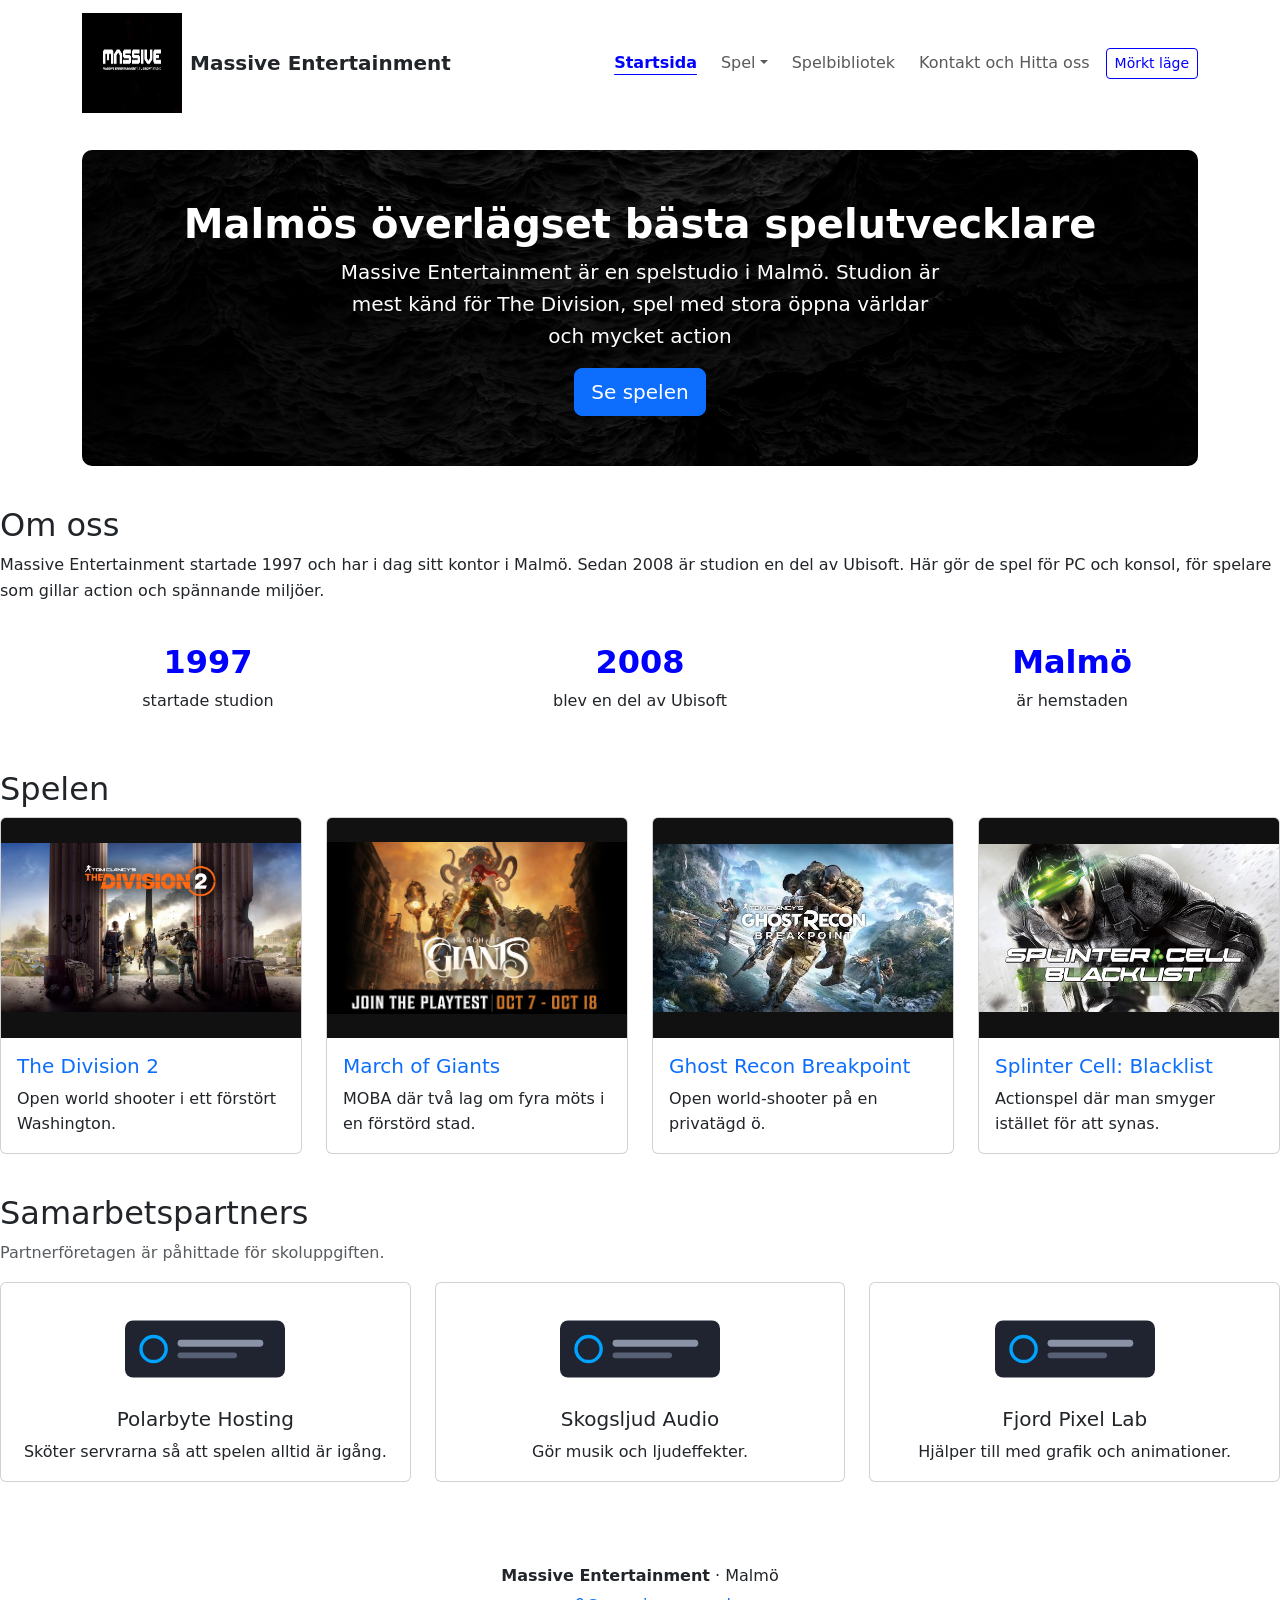
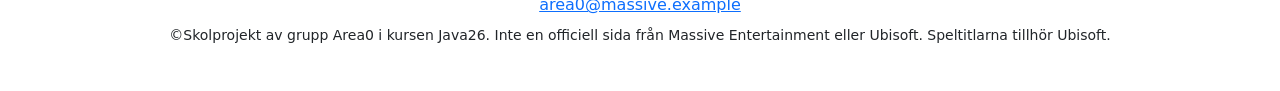
<file: index.html>
<!DOCTYPE html>
<html lang="sv">
<head>
    <meta charset="UTF-8">
    <meta name="viewport" content="width=device-width, initial-scale=1.0">
    <title>Start - Massive Entertainment</title>
         <!-- Jag skriver ner meta, link och script taggen, då jag inte har redan all innehåll så kommer jag att skriva det jag gissar/tomma rader hittills, ni kan ändra på det sen/Alexander -->
    <meta name="description" content="Massive Entertainment är en spelstudio från Malmö">
    <!-- Jag har gjort Faviconen nu /Alexander -->
    <link rel="icon" href="images/massiveentertainmentfavicon.png" type="image">
    <link rel="stylesheet" href="bootstrap-5.3.8-dist/css/bootstrap.min.css">
    <link rel="stylesheet" href="style/style.css">
    <link rel="apple-touch-icon" sizes="180x180" href="/apple-touch-icon.png">
    <link rel="icon" type="image/png" sizes="32x32" href="/favicon-32x32.png">
    <link rel="icon" type="image/png" sizes="16x16" href="/favicon-16x16.png">
    <link rel="manifest" href="/site.webmanifest">
    <script src="bootstrap-5.3.8-dist/js/bootstrap.bundle.min.js" defer></script>
    <script src="js/tema.js"></script>


</head>
<body>
<!-- Jag lägger till en länk där jag skippar direkt till innehållet/Alexander -->
 <!-- Jag har lagt till #innehåll /Zelal -->
    <a class="skip-link" href="#innehåll">Hoppa till innehållet</a>
<!-- Här så fixar jag headern med länkar till spelen/de andra sidorna/Alexander -->
<header>
<nav class="navbar navbar-expand-md sticky-top site-nav">
<div class="container">
<a class="navbar-brand logga d-flex align-items-center gap-2" href="index.html">
     <!-- Jag har hittat bilden som jag vill ha nu /Alexander -->
<img src="images/Massiveentertainmentlogo.jpg" alt="" width="100" height="100"> Massive Entertainment
</a>

<button class="navbar-toggler"
type="button"
data-bs-toggle="collapse"
data-bs-target="#huvudmeny"
aria-controls="huvudmeny"
aria-expanded="false"
aria-label="Visa eller dölj menyn">

<span class="navbar-toggler-icon"></span>

</button>

<div class="collapse navbar-collapse" id="huvudmeny">
  <ul class="navbar-nav meny ms-auto align-items-md-center gap-md-2">
  <li class="nav-item"><a class="nav-link active" href="index.html" >Startsida</a></li>
  <li class="nav-item dropdown">
  <a class="nav-link dropdown-toggle" href="#" role="button" data-bs-toggle="dropdown" aria-expanded="false">Spel</a>
    <!-- Jag gör en dropdown meny där vi kommer ha 4 olika spel, Har Skrivit in namnen nu/Alexander-->
  <ul class="dropdown-menu">
  <li><a class="dropdown-item" href="March-of-giants.html">March of Giants</a></li>
  <li><a class="dropdown-item" href="Splinter-cell.html">Tom Clancy's Splinter Cell</a></li>
  <li><a class="dropdown-item" href="Ghost-recon.html">Tom Clancy's Ghost Recon</a></li>
  <!-- Länken till thedivision 2 html va fel men fixade nu / Zelal-->
  <li><a class="dropdown-item" href="Thedivision2.html">Tom Clancy's The Division 2</a></li>
  </ul>
  </li>
    <!-- Jag gör en nav där de som besöker hemsidan kan se spelbibliotek och kontakt samt en knapp för vilken tema man vill använda /Alexander -->
<li class="nav-item"><a class="nav-link" href="tabell.html">Spelbibliotek</a></li>
<li class="nav-item"><a class="nav-link" href="kontakt.html">Kontakt och Hitta oss</a></li>
<li class="nav-item"><button id="tema-knapp" class="btn btn-outline-accent btn-sm" type="button">Ljust läge</button></li> 
</ul>
</div>         
</div>
</nav>
</header>
        <!-- Lagt till huvudrubrik/info /Johan -->
<main id="innehåll" class="container">
    <section class="hero" aria-labelledby="hero-rubrik">
        <h1 id="hero-rubrik">Malmös överlägset bästa spelutvecklare</h1>
        <p class="lead">Massive Entertainment är en spelstudio i Malmö. Studion är mest känd för The Division, spel med stora öppna världar och mycket action</p>
        <a class="btn btn-primary btn-lg kop-knapp" href="#galleri">Se spelen</a>
    </section>
</main>

<!-- Lagt till "Om oss" till hemsidan /Alexander -->
<section id="om-oss" aria-labelledby="om-rubrik">
    <h2 id="om-rubrik">Om oss</h2>
    <p>Massive Entertainment startade 1997 och har i dag sitt kontor i Malmö. Sedan 2008 är studion en del av Ubisoft. Här gör de spel för PC och konsol, för spelare som gillar action och spännande miljöer.</p>
    <ul class="siffror">
    <li><strong>1997</strong> startade studion</li>
    <li><strong>2008</strong> blev en del av Ubisoft</li>
    <li><strong>Malmö</strong> är hemstaden</li>
    </ul>
    </section>

<!-- Jag har fixat en Spelgalleri /Alexander -->
<section id="galleri" aria-labelledby="galleri-rubrik">
    <h2 id="galleri-rubrik">Spelen</h2>
    <div class="galleri">
    <article class="card spelkort">
    <img class="card-img-top" src="images/the-division-2.jpg" alt="Platshållarbild för The Division 2" width="1280" height="720">
    <div class="card-body">
      <!-- Länken till thedivision 2 html va fel men fixade nu / Zelal-->
    <h3 class="card-title h5"><a href="Thedivision2.html">The Division 2</a></h3>
    <p class="card-text">Open world shooter i ett förstört Washington.</p>
    </div>
    </article>
    <article class="card spelkort">
    <img class="card-img-top" src="images/march-of-giants.jpg" alt="Platshållarbild för March of Giants" width="1280" height="720">
    <div class="card-body">
    <h3 class="card-title h5"><a href="March-of-giants.html">March of Giants</a></h3>
    <p class="card-text">MOBA där två lag om fyra möts i en förstörd stad.</p>
    </div>
    </article>
    <article class="card spelkort">
    <img class="card-img-top" src="images/ghost-recon.jpg" alt="Platshållarbild för Ghost Recon Breakpoint" width="1280" height="720">
    <div class="card-body">
    <h3 class="card-title h5"><a href="Ghost-recon.html">Ghost Recon Breakpoint</a></h3>
    <p class="card-text">Open world-shooter på en privatägd ö.</p>
    </div>
    </article>
    <article class="card spelkort">
    <img class="card-img-top" src="images/splinter-cell.jpg" alt="Platshållarbild för Splinter Cell: Blacklist" width="1280" height="720">
    <div class="card-body">
    <h3 class="card-title h5"><a href="Splinter-cell.html">Splinter Cell: Blacklist</a></h3>
    <p class="card-text">Actionspel där man smyger istället för att synas.</p>
    </div>
    </article>
    </div>
    </section>

<!-- Lagt till information om samarbetspartners, kompletterat med css kod / Norali -->    
        <section aria-labelledby="partner-rubrik">
      <h2 id="partner-rubrik">Samarbetspartners</h2>
      <p class="text-body-secondary">Partnerföretagen är påhittade för skoluppgiften.</p>
      <div class="partners">
        <article class="card partner">
          <div class="card-body">
            <img src="images/partner.svg" alt="Logotyp för Polarbyte Hosting" width="280" height="100">
            <h3 class="h5">Polarbyte Hosting</h3>
            <p class="mb-0">Sköter servrarna så att spelen alltid är igång.</p>
          </div>
        </article>
        <article class="card partner">
          <div class="card-body">
            <img src="images/partner.svg" alt="Logotyp för Skogsljud Audio" width="280" height="100">
            <h3 class="h5">Skogsljud Audio</h3>
            <p class="mb-0">Gör musik och ljudeffekter.</p>
          </div>
        </article>
        <article class="card partner">
          <div class="card-body">
            <img src="images/partner.svg" alt="Logotyp för Fjord Pixel Lab" width="280" height="100">
            <h3 class="h5">Fjord Pixel Lab</h3>
            <p class="mb-0">Hjälper till med grafik och animationer.</p>
          </div>
        </article>
      </div>
    </section>

<!-- Ändrat om footern litegrann, kommer även lägga till en CSS kod i style / Norali -->
<footer class="sidfot">
    <div class="container">
      <p><strong>Massive Entertainment</strong> · Malmö</p>
      <p><a href="mailto:area0@massive.example">area0@massive.example</a></p>
      <p><small>©Skolprojekt av grupp Area0 i kursen Java26. Inte en officiell sida från Massive Entertainment eller Ubisoft. Speltitlarna tillhör Ubisoft.</small></p>
    </div>
  </footer>
</body>
</html>
</file>
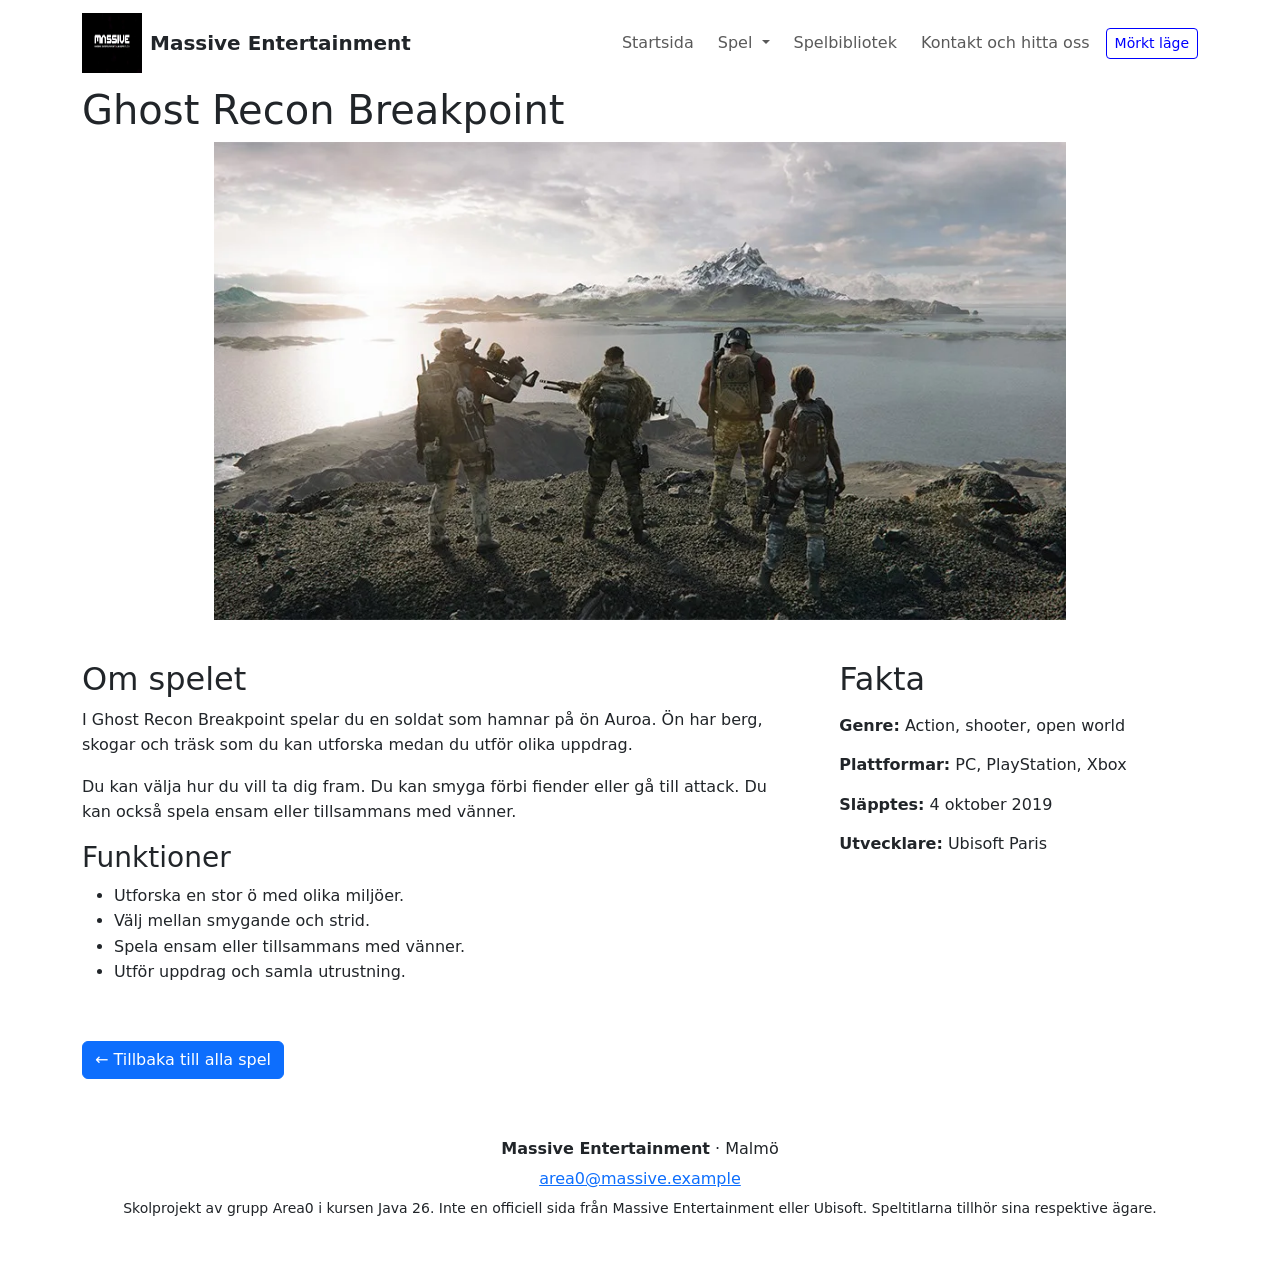
<file: Ghost-recon.html>
<!DOCTYPE html>
<html lang="sv">
<head>
    <meta charset="UTF-8">
    <meta name="viewport" content="width=device-width, initial-scale=1.0">
    <title>Ghost Recon Breakpoint - Massive Entertainment</title>

    <meta name="description" content="Läs om Ghost Recon Breakpoint, ett actionspel med en stor ö att utforska.">

    <link rel="stylesheet" href="bootstrap-5.3.8-dist/css/bootstrap.min.css">
    <link rel="stylesheet" href="style/style.css">
    <script src="js/tema.js"></script>

    <script src="bootstrap-5.3.8-dist/js/bootstrap.bundle.min.js" defer></script>
</head>
<body>
    <!-- Meny / Zelal-->
    <a class="skip-link" href="#innehåll">Hoppa till innehållet</a>

    <header>
        <nav class="navbar navbar-expand-md sticky-top site-nav">
            <div class="container">

                <a class="navbar-brand logga d-flex align-items-center gap-2" href="index.html">
                    <img src="images/Massiveentertainmentlogo.jpg" 
                    alt=""
                    width="60"
                    height="60">
                    Massive Entertainment
                </a>

                <button class="navbar-toggler"
                type="button"
                data-bs-toggle="collapse"
                data-bs-target="#huvudmeny"
                aria-controls="huvudmeny"
                aria-expanded="false"
                aria-label="Visa eller dölj menyn">

                <span class="navbar-toggler-icon"></span>
                </button>

                <div class="collapse navbar-collapse" id="huvudmeny">
                    <ul class="navbar-nav meny ms-auto align-items-md-center gap-2">

                        <li class="nav-item">
                            <a class="nav-link" href="index.html">Startsida</a>
                        </li>

                        <li class="nav-item dropdown">
                            <a class="nav-link dropdown-toggle" 
                            href="#"
                            role="button"
                            data-bs-toggle="dropdown"
                            aria-expanded="false">
                            Spel
                        </a>

                        <ul class="dropdown-menu">
                            <li>
                                <a class="dropdown-item" href="March-of-giants.html">
                                    March of Giants
                                </a>
                            </li>

                            <li>
                                <a class="dropdown-item" href="Splinter-cell.html">
                                    Splinter Cell
                                </a>
                            </li>

                            <li>
                                <a class="dropdown-item active" 
                                aria-current="page"
                                href="Ghost-recon.html">
                                Ghost Recon Breakpoint
                            </a>
                            </li>

                            <li>
                                <a class="dropdown-item" href="Thedivision2.html">
                                    The Division 2
                                </a>
                            </li>

                        </ul>
                        </li>

                        <li class="nav-item">
                            <a class="nav-link" href="tabell.html">Spelbibliotek</a>
                        </li>

                        <li class="nav-item">
                            <a class="nav-link" href="kontakt.html">Kontakt och hitta oss</a>
                        </li>
                        <li class="nav-item"><button id="tema-knapp" class="btn btn-outline-accent btn-sm" type="button">Ljust läge</button></li> 

                    </ul>

                </div>
            </div>

        </nav>
    </header>

    <!-- Huvudinnehåll / Zelal -->
    <main id="innehåll" class="container">

        <h1>Ghost Recon Breakpoint</h1>

        <img class="spel-banner" 
        src="images/ghost-recon-breakpoint-a.jpg" 
        alt="Illustration för Ghost Recon Breakpoint"
        width="1280"
        height="720">

        <div class="spel-layout">

            <section aria-labelledby="om-spelet">

                <h2 id="om-spelet">Om spelet</h2>

                <p>
                    I Ghost Recon Breakpoint spelar du en soldat som hamnar på ön Auroa. Ön har berg, skogar och träsk som du kan utforska medan du utför olika uppdrag.
                </p>

                <p>
                    Du kan välja hur du vill ta dig fram. Du kan smyga förbi fiender eller gå till attack. Du kan också spela ensam eller tillsammans med vänner.
                </p>

                <h3>Funktioner</h3>

                <ul>
                    <li>Utforska en stor ö med olika miljöer.</li>
                    <li>Välj mellan smygande och strid.</li>
                    <li>Spela ensam eller tillsammans med vänner.</li>
                    <li>Utför uppdrag och samla utrustning.</li>
                </ul>
            </section>

            <aside aria-labelledby="fakta-rubrik">

                <h2 id="fakta-rubrik">Fakta</h2>

                <ul class="fakta">
                    <li><strong>Genre:</strong> Action, shooter, open world</li>
                    <li><strong>Plattformar:</strong> PC, PlayStation, Xbox</li>
                    <li><strong>Släpptes:</strong> 4 oktober 2019</li>
                    <li><strong>Utvecklare:</strong> Ubisoft Paris</li>
                </ul>

            </aside>
        </div>

        <p>
            <a href="index.html#galleri" class="btn btn-primary kop-knapp">
                ← Tillbaka till alla spel
            </a>
        </p>

    </main>

    <!-- Footer / Zelal -->
    <footer class="sidfot">
        <div class="container">

            <p><strong>Massive Entertainment</strong> · Malmö</p>

            <p>
                <a href="mailto:area0@massive.example">
                    area0@massive.example
                </a>
            </p>

            <p>
                <small>
                    Skolprojekt av grupp Area0 i kursen Java 26. Inte en officiell sida från Massive Entertainment eller Ubisoft. Speltitlarna tillhör sina respektive ägare.
                </small>
            </p>

        </div>

    </footer>
</body>
</html>
</file>
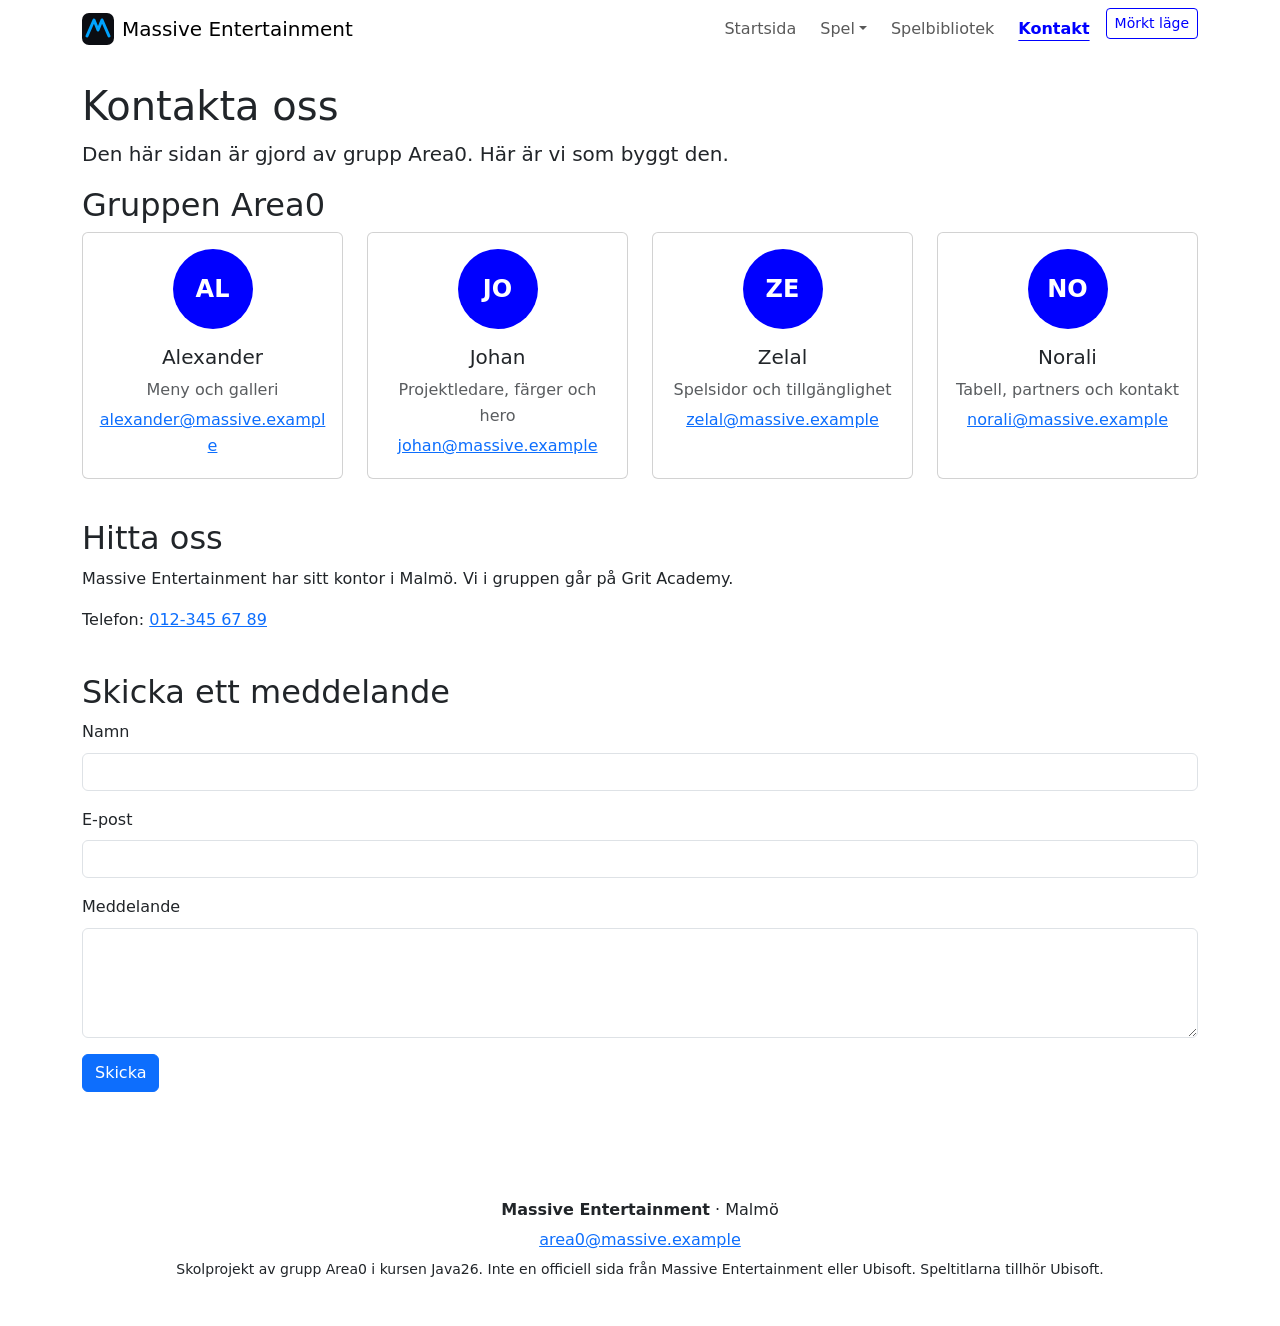
<file: kontakt.html>
<!DOCTYPE html>
<html lang="sv">
<head>
  <meta charset="UTF-8">
  <meta name="viewport" content="width=device-width, initial-scale=1">
  <title>Kontakt – Massive Entertainment</title>
  <meta name="description" content="Kontaktsida för grupp Area0: Alexander, Johan, Zelal och Norali.">
  <link rel="icon" href="images/logo.svg" type="image/svg+xml">
  <link rel="stylesheet" href="https://cdn.jsdelivr.net/npm/bootstrap@5.3.3/dist/css/bootstrap.min.css">
  <link rel="stylesheet" href="style/style.css">
  <script src="js/tema.js"></script>
  <script src="https://cdn.jsdelivr.net/npm/bootstrap@5.3.3/dist/js/bootstrap.bundle.min.js" defer></script>
</head>
<body>
  <a class="skip-link" href="#innehåll">Hoppa till innehållet</a>

  <header>
    <nav class="navbar navbar-expand-md sticky-top site-nav" aria-label="Huvudmeny">
      <div class="container">
        <a class="navbar-brand d-flex align-items-center gap-2" href="index.html">
          <img src="images/logo.svg" alt="" width="32" height="32"> Massive Entertainment
        </a>
        <button class="navbar-toggler" type="button" data-bs-toggle="collapse" data-bs-target="#huvudmeny" aria-controls="huvudmeny" aria-expanded="false" aria-label="Visa eller dölj menyn">
          <span class="navbar-toggler-icon"></span>
        </button>
        <div class="collapse navbar-collapse" id="huvudmeny">
          <ul class="navbar-nav ms-auto">
          <li class="nav-item"><a class="nav-link" href="index.html">Startsida</a></li>
            <li class="nav-item dropdown">
              <a class="nav-link dropdown-toggle" href="#" role="button" data-bs-toggle="dropdown" aria-expanded="false">Spel</a>
              <ul class="dropdown-menu dropdown-menu-end">
              <li><a class="dropdown-item" href="the-division-2.html">The Division 2</a></li>
              <li><a class="dropdown-item" href="march-of-giants.html">March of Giants</a></li>
              <li><a class="dropdown-item" href="ghost-recon.html">Ghost Recon Breakpoint</a></li>
              <li><a class="dropdown-item" href="splinter-cell.html">Splinter Cell: Blacklist</a></li>
              </ul>
            </li>
          <li class="nav-item"><a class="nav-link" href="tabell.html">Spelbibliotek</a></li>
          <li class="nav-item"><a class="nav-link active" aria-current="page" href="kontakt.html">Kontakt</a></li>
          <li class="nav-item"><button id="tema-knapp" class="btn btn-outline-accent btn-sm" type="button">Ljust läge</button></li> 
          </ul>
        </div>
      </div>
    </nav>
  </header>

  <main id="innehåll" class="container py-4">
    <h1>Kontakta oss</h1>
    <p class="lead">Den här sidan är gjord av grupp Area0. Här är vi som byggt den.</p>

    <section aria-labelledby="team-rubrik">
      <h2 id="team-rubrik">Gruppen Area0</h2>
      <div class="medlemmar">
        <article class="card medlem">
          <div class="card-body">
            <span class="initialer" aria-hidden="true">AL</span>
            <h3 class="h5">Alexander</h3>
            <p class="text-body-secondary">Meny och galleri</p>
            <p><a href="mailto:alexander@massive.example">alexander@massive.example</a></p>
          </div>
        </article>
        <article class="card medlem">
          <div class="card-body">
            <span class="initialer" aria-hidden="true">JO</span>
            <h3 class="h5">Johan</h3>
            <p class="text-body-secondary">Projektledare, färger och hero</p>
            <p><a href="mailto:johan@massive.example">johan@massive.example</a></p>
          </div>
        </article>
        <article class="card medlem">
          <div class="card-body">
            <span class="initialer" aria-hidden="true">ZE</span>
            <h3 class="h5">Zelal</h3>
            <p class="text-body-secondary">Spelsidor och tillgänglighet</p>
            <p><a href="mailto:zelal@massive.example">zelal@massive.example</a></p>
          </div>
        </article>
        <article class="card medlem">
          <div class="card-body">
            <span class="initialer" aria-hidden="true">NO</span>
            <h3 class="h5">Norali</h3>
            <p class="text-body-secondary">Tabell, partners och kontakt</p>
            <p><a href="mailto:norali@massive.example">norali@massive.example</a></p>
          </div>
        </article>
      </div>
    </section>

    <section aria-labelledby="hitta-rubrik">
      <h2 id="hitta-rubrik">Hitta oss</h2>
      <p>Massive Entertainment har sitt kontor i Malmö. Vi i gruppen går på Grit Academy.</p>
      <p>
        Telefon:
        <a href="tel: +46123456789">012-345 67 89</a>
      </p>
    </section>

    <section aria-labelledby="form-rubrik">
      <h2 id="form-rubrik">Skicka ett meddelande</h2>
      <!-- Meddelandet skickas inte på riktigt, det är bara för att visa hur det ser ut / Norali -->
      <form>
        <div class="mb-3">
          <label class="form-label" for="namn">Namn</label>
          <input class="form-control" type="text" id="namn" name="namn" autocomplete="name" required>
        </div>
        <div class="mb-3">
          <label class="form-label" for="epost">E-post</label>
          <input class="form-control" type="email" id="epost" name="epost" autocomplete="email" required>
        </div>
        <div class="mb-3">
          <label class="form-label" for="meddelande">Meddelande</label>
          <textarea class="form-control" id="meddelande" name="meddelande" rows="4" required></textarea>
        </div>
        <button class="btn btn-primary" type="submit">Skicka</button>
      </form>
    </section>
  </main>

  <footer class="sidfot">
    <div class="container">
      <p><strong>Massive Entertainment</strong> · Malmö</p>
      <p><a href="mailto:area0@massive.example">area0@massive.example</a></p>
      <p><small>Skolprojekt av grupp Area0 i kursen Java26. Inte en officiell sida från Massive Entertainment eller Ubisoft. Speltitlarna tillhör Ubisoft.</small></p>
    </div>
  </footer>
</body>
</html>
</file>
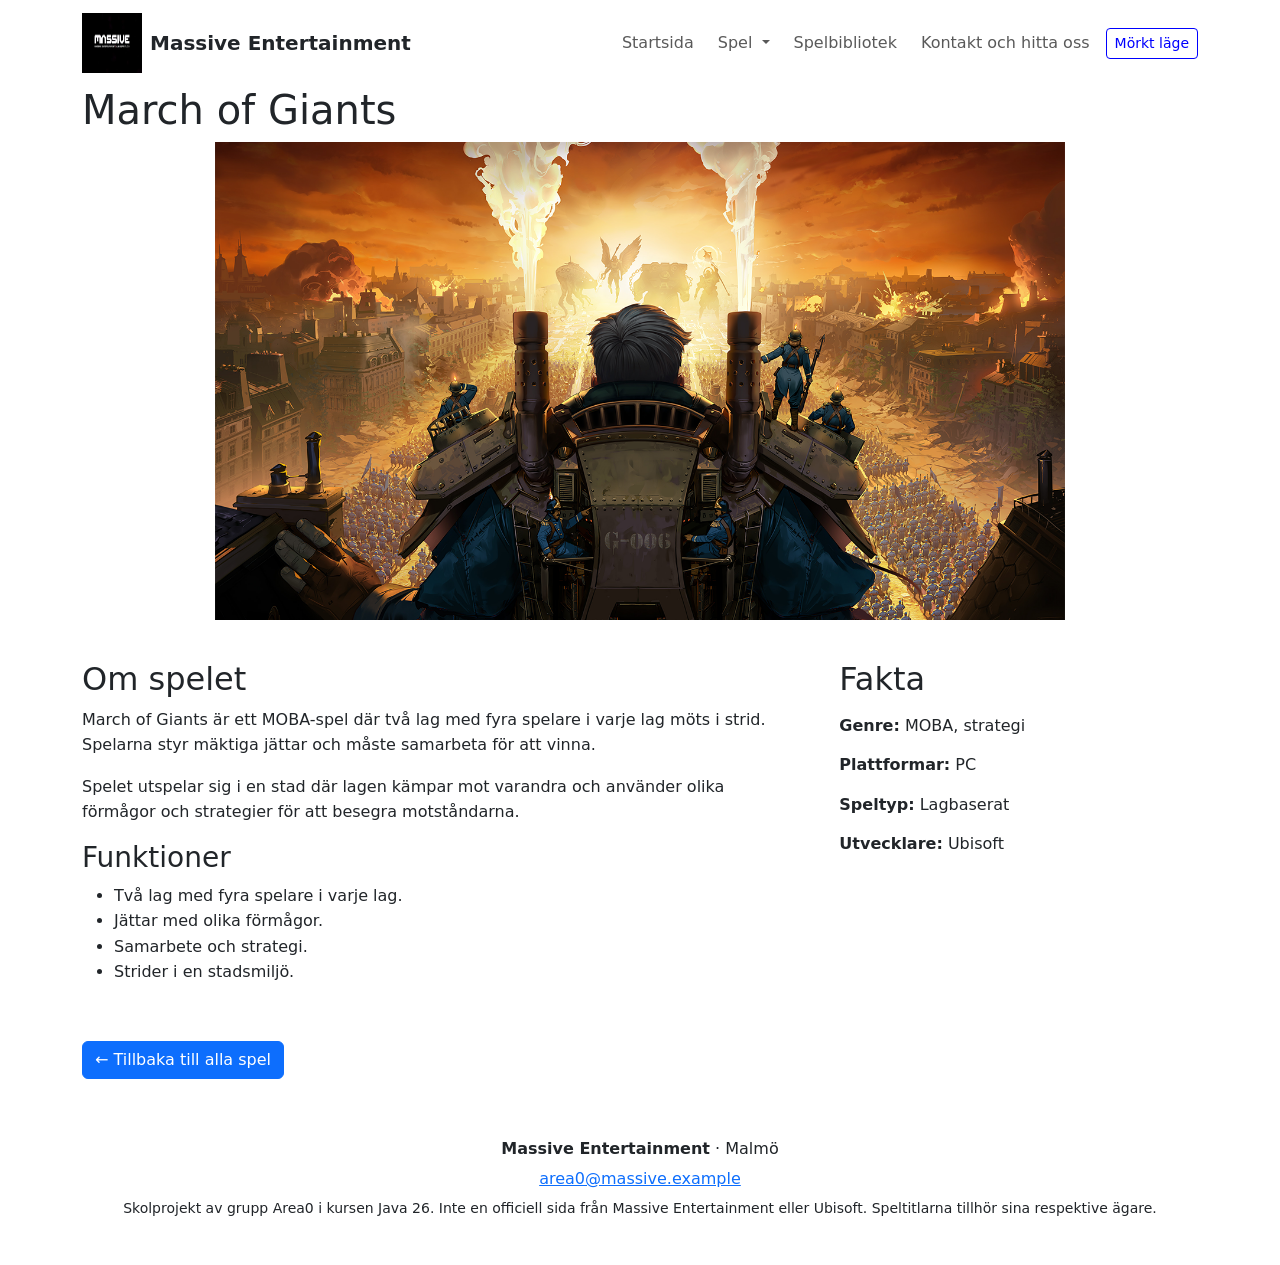
<file: March-of-giants.html>
<!-- Jag har kopierat från ghost html, ändrat bara så att de stämmer in till march / Zelal-->
<!DOCTYPE html>
<html lang="sv">
<head>
    <meta charset="UTF-8">
    <meta name="viewport" content="width=device-width, initial-scale=1.0">
    <title>March of Giants - Massive Entertainment</title>

    <meta name="description" content="Läs om March of Giants, ett MOBA-spel där två möts i strid.">

    <link rel="stylesheet" href="bootstrap-5.3.8-dist/css/bootstrap.min.css">
    <link rel="stylesheet" href="style/style.css">
    <script src="js/tema.js"></script>

    <script src="bootstrap-5.3.8-dist/js/bootstrap.bundle.min.js" defer></script>
</head>
<body>
    <!-- Meny / Zelal-->
    <a class="skip-link" href="#innehåll">Hoppa till innehållet</a>

    <header>
        <nav class="navbar navbar-expand-md sticky-top site-nav">
            <div class="container">

                <a class="navbar-brand logga d-flex align-items-center gap-2" href="index.html">
                    <img src="images/Massiveentertainmentlogo.jpg" 
                    alt=""
                    width="60"
                    height="60">
                    Massive Entertainment
                </a>

                <button class="navbar-toggler"
                type="button"
                data-bs-toggle="collapse"
                data-bs-target="#huvudmeny"
                aria-controls="huvudmeny"
                aria-expanded="false"
                aria-label="Visa eller dölj menyn">

                <span class="navbar-toggler-icon"></span>
                </button>

                <div class="collapse navbar-collapse" id="huvudmeny">
                    <ul class="navbar-nav meny ms-auto align-items-md-center gap-2">

                        <li class="nav-item">
                            <a class="nav-link" href="index.html">Startsida</a>
                        </li>

                        <li class="nav-item dropdown">
                            <a class="nav-link dropdown-toggle" 
                            href="#"
                            role="button"
                            data-bs-toggle="dropdown"
                            aria-expanded="false">
                            Spel
                        </a>

                        <ul class="dropdown-menu">
                            <li>
                                <a class="dropdown-item active" 
                                aria-current="page"
                                href="March-of-giants.html">
                                    March of Giants
                                </a>
                            </li>

                            <li>
                                <a class="dropdown-item" href="Splinter-cell.html">
                                    Splinter Cell
                                </a>
                            </li>

                            <li>
                                <a class="dropdown-item" href="Ghost-recon.html">
                                Ghost Recon Breakpoint
                            </a>
                            </li>

                            <li>
                                <a class="dropdown-item" href="Thedivision2.html">
                                    The Division 2
                                </a>
                            </li>

                        </ul>
                        </li>

                        <li class="nav-item">
                            <a class="nav-link" href="tabell.html">Spelbibliotek</a>
                        </li>

                        <li class="nav-item">
                            <a class="nav-link" href="kontakt.html">Kontakt och hitta oss</a>
                        </li>
                        <li class="nav-item"><button id="tema-knapp" class="btn btn-outline-accent btn-sm" type="button">Ljust läge</button></li> 

                    </ul>

                </div>
            </div>

        </nav>
    </header>

    <!-- Huvudinnehåll / Zelal -->
    <main id="innehåll" class="container">

        <h1>March of Giants</h1>

        <img class="spel-banner" 
        src="images/march-of-giants-a.jpg" 
        alt="Illustration för March of Giants"
        width="1280"
        height="720">

        <div class="spel-layout">

            <section aria-labelledby="om-spelet">

                <h2 id="om-spelet">Om spelet</h2>

                <p>
                    March of Giants är ett MOBA-spel där två lag med fyra spelare i varje lag möts i strid. Spelarna styr mäktiga jättar och måste samarbeta för att vinna.
                </p>

                <p>
                    Spelet utspelar sig i en stad där lagen kämpar mot varandra och använder olika förmågor och strategier för att besegra motståndarna.
                </p>

                <h3>Funktioner</h3>

                <ul>
                    <li>Två lag med fyra spelare i varje lag.</li>
                    <li>Jättar med olika förmågor.</li>
                    <li>Samarbete och strategi.</li>
                    <li>Strider i en stadsmiljö.</li>
                </ul>
            </section>

            <aside aria-labelledby="fakta-rubrik">

                <h2 id="fakta-rubrik">Fakta</h2>

                <ul class="fakta">
                    <li><strong>Genre:</strong> MOBA, strategi</li>
                    <li><strong>Plattformar:</strong> PC</li>
                    <li><strong>Speltyp:</strong> Lagbaserat</li>
                    <li><strong>Utvecklare:</strong> Ubisoft</li>
                </ul>

            </aside>
        </div>

        <p>
            <a href="index.html#galleri" class="btn btn-primary kop-knapp">
                ← Tillbaka till alla spel
            </a>
        </p>

    </main>

    <!-- Footer / Zelal -->
    <footer class="sidfot">
        <div class="container">

            <p><strong>Massive Entertainment</strong> · Malmö</p>

            <p>
                <a href="mailto:area0@massive.example">
                    area0@massive.example
                </a>
            </p>

            <p>
                <small>
                    Skolprojekt av grupp Area0 i kursen Java 26. Inte en officiell sida från Massive Entertainment eller Ubisoft. Speltitlarna tillhör sina respektive ägare.
                </small>
            </p>

        </div>

    </footer>
</body>
</html>
</file>
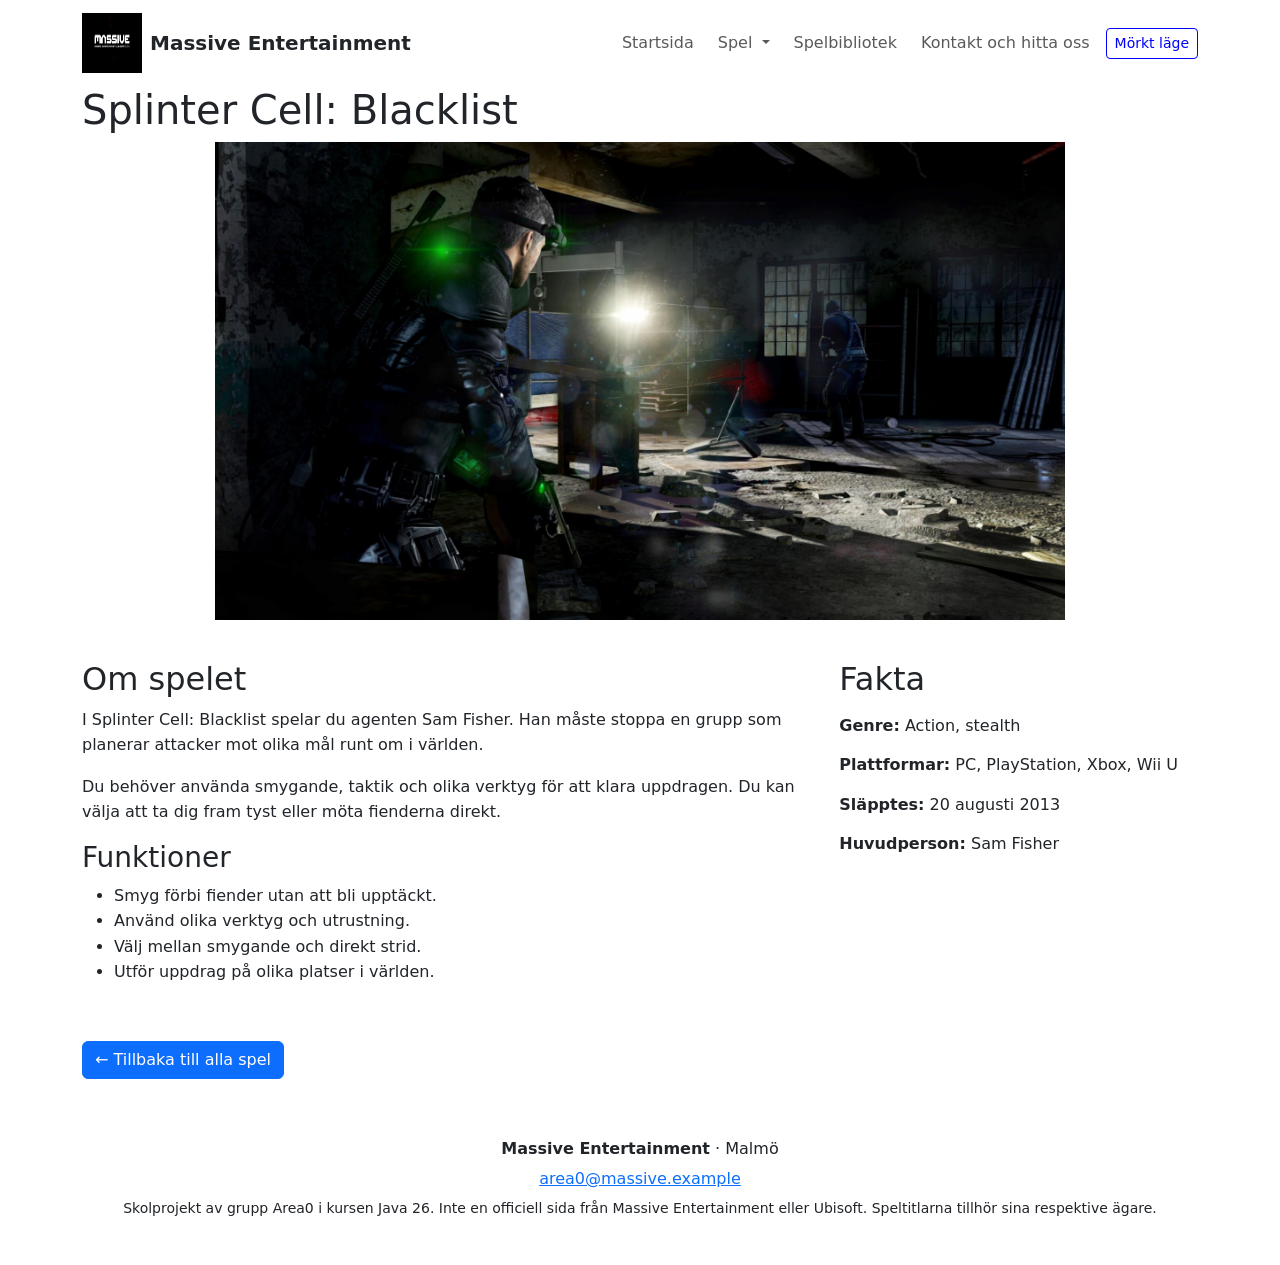
<file: Splinter-cell.html>
<!-- Jag har kopierat från ghost html, ändrat bara så att de stämmer in till splinter / Zelal-->

<!DOCTYPE html>
<html lang="sv">
<head>
    <meta charset="UTF-8">
    <meta name="viewport" content="width=device-width, initial-scale=1.0">
    <title>Splinter Cell: Blacklist - Massive Entertainment</title>

    <meta name="description" content="Läs om Splinter Cell: Blacklist, ett actiospel med fokus på smygande.">

    <link rel="stylesheet" href="bootstrap-5.3.8-dist/css/bootstrap.min.css">
    <link rel="stylesheet" href="style/style.css">
    <script src="js/tema.js"></script>

    <script src="bootstrap-5.3.8-dist/js/bootstrap.bundle.min.js" defer></script>
</head>
<body>
    <!-- Meny / Zelal-->
    <a class="skip-link" href="#innehåll">Hoppa till innehållet</a>

    <header>
        <nav class="navbar navbar-expand-md sticky-top site-nav">
            <div class="container">

                <a class="navbar-brand logga d-flex align-items-center gap-2" href="index.html">
                    <img src="images/Massiveentertainmentlogo.jpg" 
                    alt=""
                    width="60"
                    height="60">
                    Massive Entertainment
                </a>

                <button class="navbar-toggler"
                type="button"
                data-bs-toggle="collapse"
                data-bs-target="#huvudmeny"
                aria-controls="huvudmeny"
                aria-expanded="false"
                aria-label="Visa eller dölj menyn">

                <span class="navbar-toggler-icon"></span>
                </button>

                <div class="collapse navbar-collapse" id="huvudmeny">
                    <ul class="navbar-nav meny ms-auto align-items-md-center gap-2">

                        <li class="nav-item">
                            <a class="nav-link" href="index.html">Startsida</a>
                        </li>

                        <li class="nav-item dropdown">
                            <a class="nav-link dropdown-toggle" 
                            href="#"
                            role="button"
                            data-bs-toggle="dropdown"
                            aria-expanded="false">
                            Spel
                        </a>

                        <ul class="dropdown-menu">
                            <li>
                                <a class="dropdown-item" href="March-of-giants.html">
                                    March of Giants
                                </a>
                            </li>

                            <li>
                                <a class="dropdown-item active" 
                                aria-current="page"
                                href="Splinter-cell.html">
                                    Splinter Cell
                                </a>
                            </li>

                            <li>
                                <a class="dropdown-item" href="Ghost-recon.html">
                                Ghost Recon Breakpoint
                            </a>
                            </li>

                            <li>
                                <a class="dropdown-item" href="Thedivision2.html">
                                    The Division 2
                                </a>
                            </li>

                        </ul>
                        </li>

                        <li class="nav-item">
                            <a class="nav-link" href="tabell.html">Spelbibliotek</a>
                        </li>

                        <li class="nav-item">
                            <a class="nav-link" href="kontakt.html">Kontakt och hitta oss</a>
                        </li>
                        <li class="nav-item"><button id="tema-knapp" class="btn btn-outline-accent btn-sm" type="button">Ljust läge</button></li> 

                    </ul>

                </div>
            </div>

        </nav>
    </header>

    <!-- Huvudinnehåll / Zelal -->
    <main id="innehåll" class="container">

        <h1>Splinter Cell: Blacklist</h1>

        <img class="spel-banner" 
        src="images/splinter-cell-blacklist-a.jpg" 
        alt="Illustration för Splinter Cell: Blacklist"
        width="1280"
        height="720">

        <div class="spel-layout">

            <section aria-labelledby="om-spelet">

                <h2 id="om-spelet">Om spelet</h2>

                <p>
                    I Splinter Cell: Blacklist spelar du agenten Sam Fisher. Han måste stoppa en grupp som planerar attacker mot olika mål runt om i världen.
                </p>

                <p>
                    Du behöver använda smygande, taktik och olika verktyg för att klara uppdragen. Du kan välja att ta dig fram tyst eller möta fienderna direkt.
                </p>

                <h3>Funktioner</h3>

                <ul>
                    <li>Smyg förbi fiender utan att bli upptäckt.</li>
                    <li>Använd olika verktyg och utrustning.</li>
                    <li>Välj mellan smygande och direkt strid.</li>
                    <li>Utför uppdrag på olika platser i världen.</li>
                </ul>
            </section>

            <aside aria-labelledby="fakta-rubrik">

                <h2 id="fakta-rubrik">Fakta</h2>

                <ul class="fakta">
                    <li><strong>Genre:</strong> Action, stealth</li>
                    <li><strong>Plattformar:</strong> PC, PlayStation, Xbox, Wii U</li>
                    <li><strong>Släpptes:</strong> 20 augusti 2013</li>
                    <li><strong>Huvudperson:</strong> Sam Fisher</li>
                </ul>

            </aside>
        </div>

        <p>
            <a href="index.html#galleri" class="btn btn-primary kop-knapp">
                ← Tillbaka till alla spel
            </a>
        </p>

    </main>

    <!-- Footer / Zelal -->
    <footer class="sidfot">
        <div class="container">

            <p><strong>Massive Entertainment</strong> · Malmö</p>

            <p>
                <a href="mailto:area0@massive.example">
                    area0@massive.example
                </a>
            </p>

            <p>
                <small>
                    Skolprojekt av grupp Area0 i kursen Java 26. Inte en officiell sida från Massive Entertainment eller Ubisoft. Speltitlarna tillhör sina respektive ägare.
                </small>
            </p>

        </div>

    </footer>
</body>
</html>
</file>
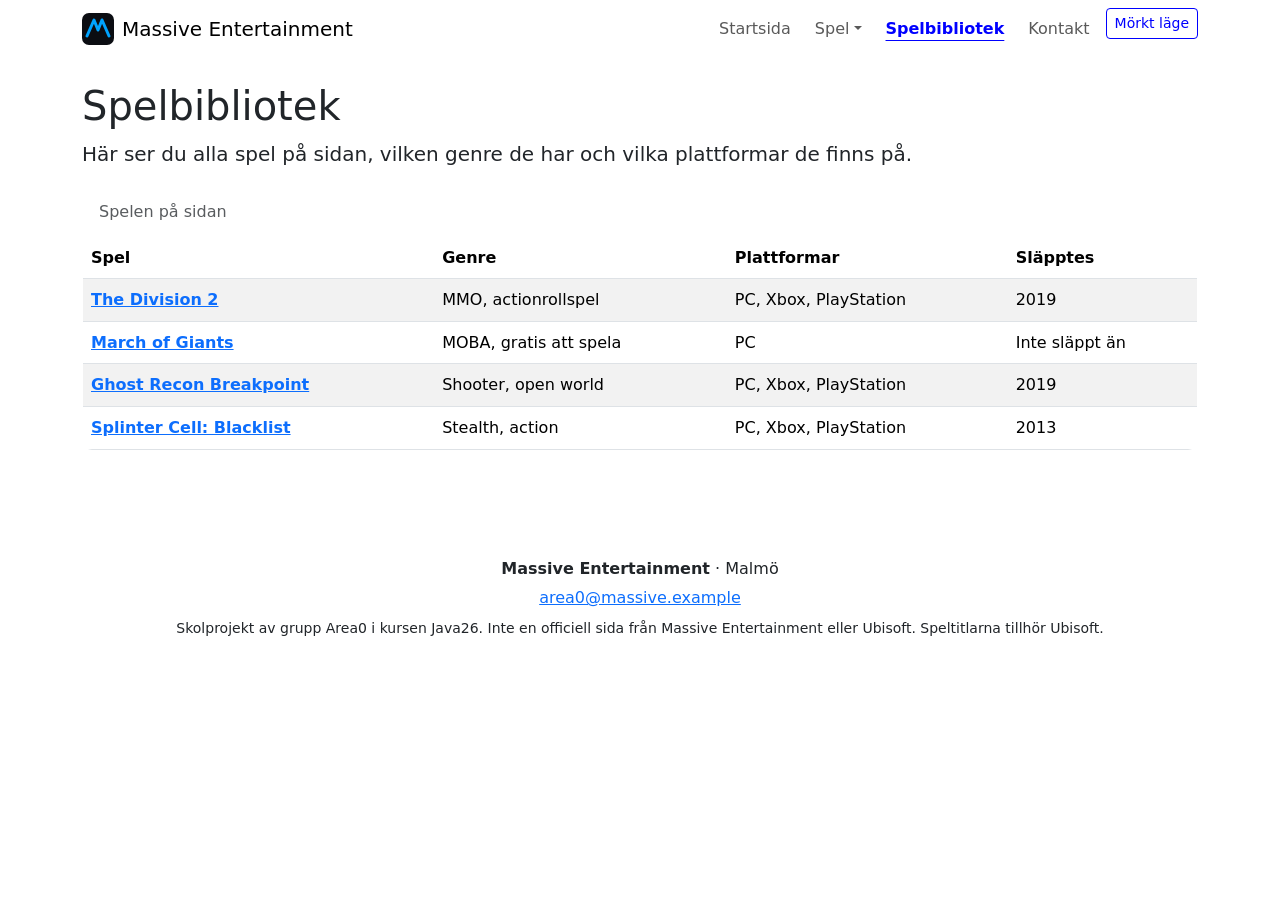
<file: tabell.html>
<!DOCTYPE html>
<html lang="sv">
<head>
  <!-- Kopierat head, header och footer från index till tabell.html och ordnar med tabellsidan / Norali -->
  <meta charset="UTF-8">
  <meta name="viewport" content="width=device-width, initial-scale=1">
  <title>Spelbibliotek – Massive Entertainment</title>
  <meta name="description" content="Tabell över spelen med genre, plattformar och när de släpptes.">
  <link rel="icon" href="images/logo.svg" type="image/svg+xml">
  <link rel="stylesheet" href="https://cdn.jsdelivr.net/npm/bootstrap@5.3.3/dist/css/bootstrap.min.css">
  <link rel="stylesheet" href="style/style.css">
  <script src="js/tema.js"></script>
  <script src="https://cdn.jsdelivr.net/npm/bootstrap@5.3.3/dist/js/bootstrap.bundle.min.js" defer></script>
</head>
<body>
  <a class="skip-link" href="#innehåll">Hoppa till innehållet</a>

  <header>
    <nav class="navbar navbar-expand-md sticky-top site-nav" aria-label="Huvudmeny">
      <div class="container">
        <a class="navbar-brand d-flex align-items-center gap-2" href="index.html">
          <img src="images/logo.svg" alt="" width="32" height="32"> Massive Entertainment
        </a>
        <button class="navbar-toggler" type="button" data-bs-toggle="collapse" data-bs-target="#huvudmeny" aria-controls="huvudmeny" aria-expanded="false" aria-label="Visa eller dölj menyn">
          <span class="navbar-toggler-icon"></span>
        </button>
        <div class="collapse navbar-collapse" id="huvudmeny">
          <ul class="navbar-nav ms-auto">
          <li class="nav-item"><a class="nav-link" href="index.html">Startsida</a></li>
            <li class="nav-item dropdown">
              <a class="nav-link dropdown-toggle" href="#" role="button" data-bs-toggle="dropdown" aria-expanded="false">Spel</a>
              <ul class="dropdown-menu dropdown-menu-end">
              <li><a class="dropdown-item" href="Thedivision2.html">The Division 2</a></li>
              <li><a class="dropdown-item" href="march-of-giants.html">March of Giants</a></li>
              <li><a class="dropdown-item" href="ghost-recon.html">Ghost Recon Breakpoint</a></li>
              <li><a class="dropdown-item" href="splinter-cell.html">Splinter Cell: Blacklist</a></li>
              </ul>
            </li>
          <li class="nav-item"><a class="nav-link active" aria-current="page" href="tabell.html">Spelbibliotek</a></li>
          <li class="nav-item"><a class="nav-link" href="kontakt.html">Kontakt</a></li>
          <li class="nav-item"><button id="tema-knapp" class="btn btn-outline-accent btn-sm" type="button">Ljust läge</button></li> 
          </ul>
        </div>
      </div>
    </nav>
  </header>

  <main id="innehåll" class="container py-4">
    <h1>Spelbibliotek</h1>
    <p class="lead">Här ser du alla spel på sidan, vilken genre de har och vilka plattformar de finns på.</p>

    <!-- tabell-ruta gör att tabellen kan scrollas i sidled på mobil -->
    <div class="tabell-ruta" tabindex="0" role="region" aria-labelledby="tabell-rubrik">
      <table class="table table-striped table-hover align-middle">
        <caption id="tabell-rubrik">Spelen på sidan</caption>
        <thead>
          <tr>
            <th scope="col">Spel</th>
            <th scope="col">Genre</th>
            <th scope="col">Plattformar</th>
            <th scope="col">Släpptes</th>
          </tr>
        </thead>
        <tbody>
          <tr>
            <th scope="row"><a href="Thedivision2.html">The Division 2</a></th>
            <td>MMO, actionrollspel</td>
            <td>PC, Xbox, PlayStation</td>
            <td>2019</td>
          </tr>
          <tr>
            <th scope="row"><a href="march-of-giants.html">March of Giants</a></th>
            <td>MOBA, gratis att spela</td>
            <td>PC</td>
            <td>Inte släppt än</td>
          </tr>
          <tr>
            <th scope="row"><a href="ghost-recon.html">Ghost Recon Breakpoint</a></th>
            <td>Shooter, open world</td>
            <td>PC, Xbox, PlayStation</td>
            <td>2019</td>
          </tr>
          <tr>
            <th scope="row"><a href="splinter-cell.html">Splinter Cell: Blacklist</a></th>
            <td>Stealth, action</td>
            <td>PC, Xbox, PlayStation</td>
            <td>2013</td>
          </tr>
        </tbody>
      </table>
    </div>
  </main>

  <footer class="sidfot">
    <div class="container">
      <p><strong>Massive Entertainment</strong> · Malmö</p>
      <p><a href="mailto:area0@massive.example">area0@massive.example</a></p>
      <p><small>Skolprojekt av grupp Area0 i kursen Java26. Inte en officiell sida från Massive Entertainment eller Ubisoft. Speltitlarna tillhör Ubisoft.</small></p>
    </div>
  </footer>
</body>
</html>
</file>
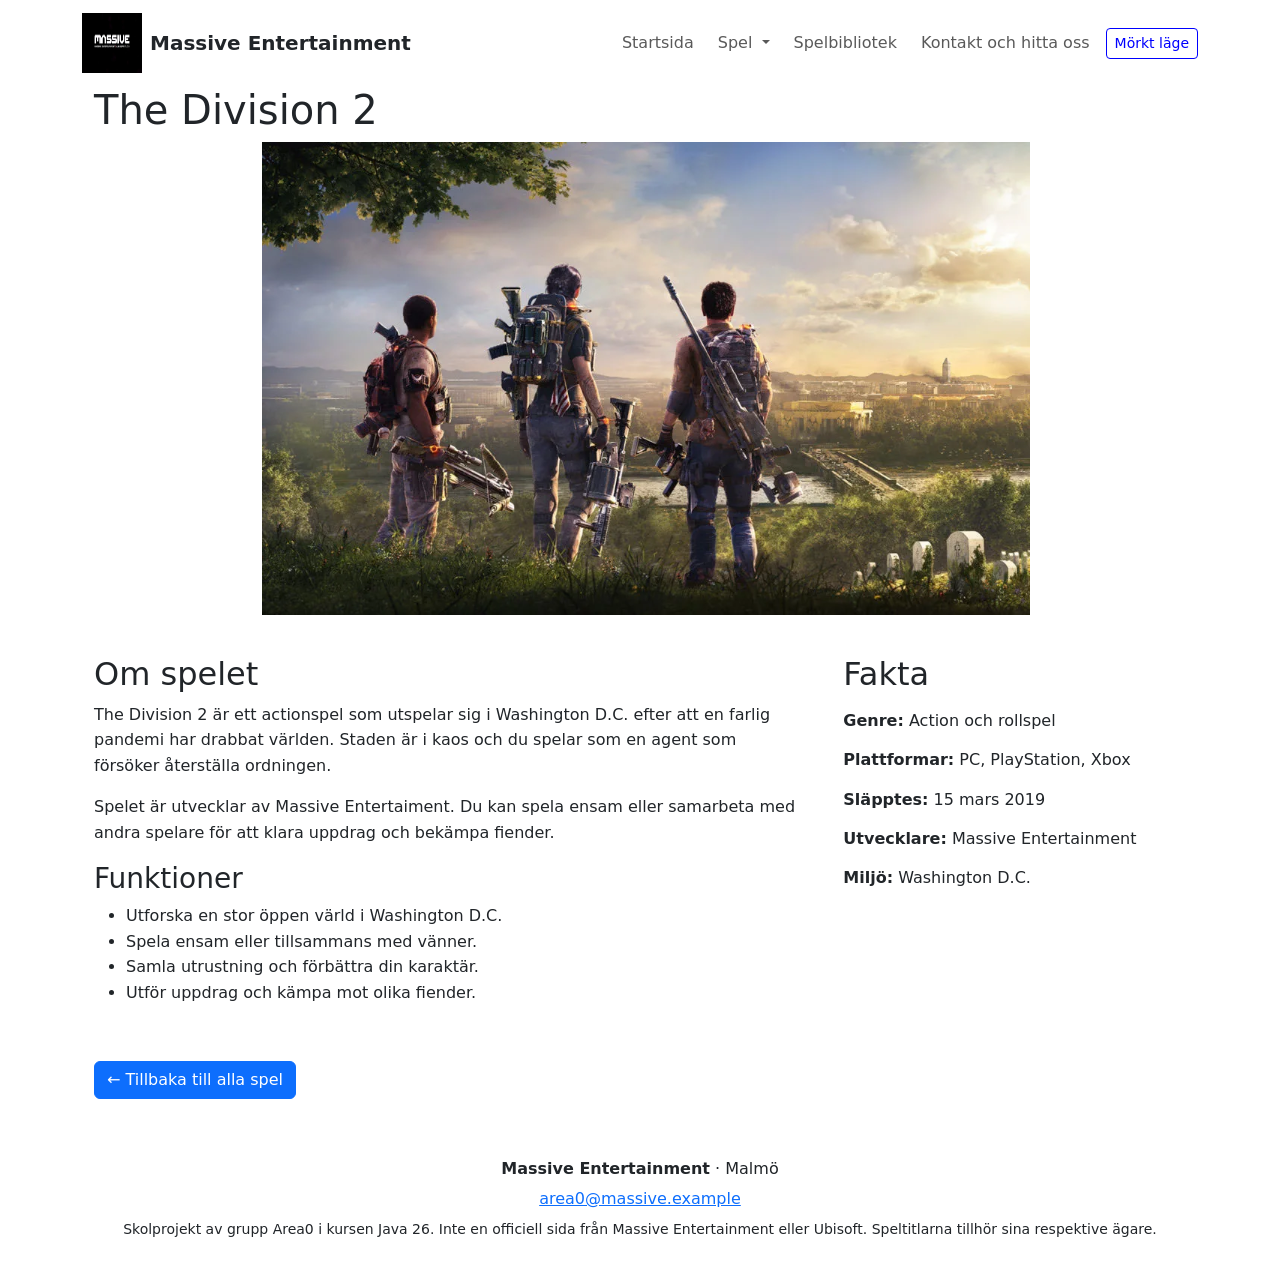
<file: Thedivision2.html>
<!-- Ändrade på division lite...-->
<!DOCTYPE html>
<html lang="sv">
<head>
    <meta charset="UTF-8">
    <meta name="viewport" content="width=device-width, initial-scale=1.0">
    <title>The Division 2 - Massive Entertainment</title>

    <meta name="description" content="Läs om The Division 2, ett actionspel som utspelar sig i Washington D.C.">

    <link rel="stylesheet" href="bootstrap-5.3.8-dist/css/bootstrap.min.css">
    <link rel="stylesheet" href="style/style.css">
    <script src="js/tema.js"></script>

    <script src="bootstrap-5.3.8-dist/js/bootstrap.bundle.min.js" defer></script>
</head>
<body>
    <!-- Meny / Zelal-->
    <a class="skip-link" href="#innehåll">Hoppa till innehållet</a>

    <header>
        <nav class="navbar navbar-expand-md sticky-top site-nav">
            <div class="container">

                <a class="navbar-brand logga d-flex align-items-center gap-2" href="index.html">
                    <img src="images/Massiveentertainmentlogo.jpg" 
                    alt=""
                    width="60"
                    height="60">
                    Massive Entertainment
                </a>

                <button class="navbar-toggler"
                type="button"
                data-bs-toggle="collapse"
                data-bs-target="#huvudmeny"
                aria-controls="huvudmeny"
                aria-expanded="false"
                aria-label="Visa eller dölj menyn">

                <span class="navbar-toggler-icon"></span>
                </button>

                <div class="collapse navbar-collapse" id="huvudmeny">
                    <ul class="navbar-nav meny ms-auto align-items-md-center gap-2">

                        <li class="nav-item">
                            <a class="nav-link" href="index.html">Startsida</a>
                        </li>

                        <li class="nav-item dropdown">
                            <a class="nav-link dropdown-toggle" 
                            href="#"
                            role="button"
                            data-bs-toggle="dropdown"
                            aria-expanded="false">
                            Spel
                        </a>

                        <ul class="dropdown-menu">
                            <li>
                                <a class="dropdown-item" href="March-of-giants.html">
                                    March of Giants
                                </a>
                            </li>

                            <li>
                                <a class="dropdown-item" href="Splinter-cell.html">
                                    Splinter Cell
                                </a>
                            </li>

                            <li>
                                <a class="dropdown-item" href="Ghost-recon.html">
                                Ghost Recon Breakpoint
                            </a>
                            </li>

                            <li>
                                <a class="dropdown-item active" 
                                aria-current="page"
                                href="Thedivision2.html">
                                    The Division 2
                                </a>
                            </li>

                        </ul>
                        </li>

                        <li class="nav-item">
                            <a class="nav-link" href="tabell.html">Spelbibliotek</a>
                        </li>

                        <li class="nav-item">
                            <a class="nav-link" href="kontakt.html">Kontakt och hitta oss</a>
                        </li>
                        <li class="nav-item"><button id="tema-knapp" class="btn btn-outline-accent btn-sm" type="button">Ljust läge</button></li> 

                    </ul>

                </div>
            </div>

        </nav>
    </header>

    <!-- Huvudinnehåll / Zelal -->
    <main id="innehåll" class="container ps-4">

        <h1>The Division 2</h1>

        <img class="spel-banner img-fluid" 
        src="images/the-division-2-a.jpg" 
        alt="Bild som representerar The Division 2">

        <div class="spel-layout mt-4">

            <section>

                <h2>Om spelet</h2>

                <p>
                    The Division 2 är ett actionspel som utspelar sig i Washington D.C. efter att en farlig pandemi har drabbat världen. Staden är i kaos och du spelar som en agent som försöker återställa ordningen.
                </p>

                <p>
                    Spelet är utvecklar av Massive Entertaiment. Du kan spela ensam eller samarbeta med andra spelare för att klara uppdrag och bekämpa fiender.
                </p>

                <h3>Funktioner</h3>

                <ul>
                    <li>Utforska en stor öppen värld i Washington D.C.</li>
                    <li>Spela ensam eller tillsammans med vänner.</li>
                    <li>Samla utrustning och förbättra din karaktär.</li>
                    <li>Utför uppdrag och kämpa mot olika fiender.</li>
                </ul>
            </section>

            <aside aria-labelledby="fakta-rubrik">

                <h2 id="fakta-rubrik">Fakta</h2>

                <ul class="fakta">
                    <li><strong>Genre:</strong> Action och rollspel</li>
                    <li><strong>Plattformar:</strong> PC, PlayStation, Xbox</li>
                    <li><strong>Släpptes:</strong> 15 mars 2019</li>
                    <li><strong>Utvecklare:</strong> Massive Entertainment</li>
                    <li><strong>Miljö:</strong> Washington D.C.</li>
                </ul>

            </aside>
        </div>

        <p>
            <a href="index.html#galleri" class="btn btn-primary kop-knapp">
                ← Tillbaka till alla spel
            </a>
        </p>

    </main>

    <!-- Footer / Zelal -->
    <footer class="sidfot">
        <div class="container">

            <p><strong>Massive Entertainment</strong> · Malmö</p>

            <p>
                <a href="mailto:area0@massive.example">
                    area0@massive.example
                </a>
            </p>

            <p>
                <small>
                    Skolprojekt av grupp Area0 i kursen Java 26. Inte en officiell sida från Massive Entertainment eller Ubisoft. Speltitlarna tillhör sina respektive ägare.
                </small>
            </p>

        </div>

    </footer>
</body>
</html>
</file>
<file: style/style.css>
/* Basfärg och färg för dark mode /Johan */
:root {
    --accent: blue;
    --kort-bg: white;
    --kant: white;
    --hero-text: white;
    --kort-skugga: rgb(7, 1, 85);
    --rundning: 10px;
    --luft: 40px;
}

/* Mörkt läge styrs av data-bs-theme="dark" på <html>, tema.js utgår från systemets inställning tills man klickar på knappen. /Johan */
:root[data-bs-theme="dark"] {
    color-scheme: dark;
    --accent: lightblue;
    --kort-bg: black;
    --kant: rgb(48, 42, 42);
    --kort-skugga: rgb(29, 52, 73);

    --bs-body-bg: black;
    --bs-body-color: white;
    --bs-emphasis-color: white;
    --bs-emphasis-color-rgb: 255, 255, 255;
    --bs-secondary-color: rgb(212, 198, 198);
    --bs-border-color-translucent: rgb(110, 110, 110);
    --bs-tertiary-bg: rgb(26, 26, 48);
    --bs-link-color-rgb: 77, 191, 255;
    --bs-link-hover-color-rgb: 128, 209, 255;
}

body {
    line-height: 1.6;
}
section{
    margin-bottom: var(--luft);
}
.card{
    --bs-card-bg: var(--kort-bg);
}

/* Menyn hoppar ner om man förminskar skärmen/ använder den på mobilen /Alexander */
nav{
    flex-wrap: wrap;
    align-items: center;
}

/* Loggan och Massive entertainment texten /Alexander */
.logga{
    display: flex;
    align-items: center;
    gap: 0.5rem;
    font-weight: 700;
    text-decoration: none;
    color: inherit;
}

/* Texten i menyn har inget understreck /Alexander */
.meny a{
    text-decoration: none;
}

/* Css till footern / Norali */
.sidfot {
  border-top: 1px solid var(--kant);
  padding-block: var(--luft);
  text-align: center;
}
.sidfot p {
  margin-bottom: 0.25rem;
}

/* Tillgänglighet / Zelal */
a:focus-visible,
button:focus-visible {
    outline: 3px solid var(--accent);
    outline-offset: 3px;
}

/* Hoppa till innehållet / Zelal */

.skip-link {
    position: absolute;
    left: -9999px;
    top: 0;
}

.skip-link:focus {
    left: 10px;
    top: 10px;
    background: var(--accent);
    color: white;
    padding: 10px;
    z-index: 1000;
}

/* Stil för nav-länkar /Alexander */
.site-nav .nav-link {
    padding-block: 0.75rem;
}

/* Anpassningar för surfplatta/desktop /Alexander */
@media (min-width: 768px) {
    .site-nav .navbar-nav {
        gap: 0.5rem;
    }
    .site-nav .nav-link {
        padding-block: 0.5rem;
    }
}

/* Bilden funkade inte så jag använder denna länken från SVG istället /Alexander */
[data-bs-theme="dark"] .site-nav{
        --bs-navbar-toggler-icon-bg: url("data:image/svg+xml,%3csvg xmlns='http://www.w3.org/2000/svg' viewBox='0 0 30 30'%3e%3cpath stroke='rgba%28255, 255, 255, 0.85%29' stroke-linecap='round' stroke-miterlimit='10' stroke-width='2' d='M4 7h22M4 15h22M4 23h22'/%3e%3c/svg%3e");
}

/* Knappen för ljust/mörkt läge (Bootstrap har ingen btn-outline-accent, så vi gör en egen) */
.btn-outline-accent {
    --bs-btn-color: var(--accent);
    --bs-btn-border-color: var(--accent);
    --bs-btn-hover-color: var(--bs-body-bg);
    --bs-btn-hover-bg: var(--accent);
    --bs-btn-hover-border-color: var(--accent);
    --bs-btn-active-color: var(--bs-body-bg);
    --bs-btn-active-bg: var(--accent);
    --bs-btn-active-border-color: var(--accent);
}

/* CSS för heron /Johan */

.hero{
    background-image: linear-gradient(rgba(0, 0, 0, 0.45), rgba(0, 0, 0, 0.7)), url("../images/hero.jpg");
    background-size: cover;
    background-position: center;
    color: var(--hero-text);
    text-align: center;
    padding: 50px 24px;
    border-radius: var(--rundning);
    margin-top: 24px;
}
.hero h1{
    font-weight: 800;
}
.hero p{
    max-width: 38rem;
    margin-inline: auto;
}
/* Basic animation för heron när man laddar in hemsidan / Johan */
@keyframes glid-in {
    0%   {opacity: 0;   transform: translateY(30px); }
    50%  {opacity: 0.6; transform: translateY(10px); }
    100% {opacity: 1;   transform: translateY(0);    }
}
.hero h1,
.hero p {
    animation: glid-in 1s ease-out both;
}
/* CSS så knappen lyfter lite när man håller musen på "Se spelen"  */
.kop-knapp{
    transition: transform 0.2s, box-shadow 0.2s;
}
.kop-knapp:hover,
.kop-knapp:focus-visible {
    transform: translateY(-5px) scale(1.05);
    box-shadow: 0 6px 16px rgba(0, 0, 0, 0.4);
}

/* Om oss, siffror i rad, Flexbox /Alexander */
.siffror {
    display: flex;
    flex-wrap: wrap;
    gap: 1rem;
    padding: 0;
    list-style: none;
}

.siffror li {
    flex: 1 1 10rem;
    text-align: center;
    padding: 1rem;
    background-color: var(--kort-bg);
    border: 1px solid var(--kant);
    border-radius: var(--rundning);
}

.siffror strong {
    display: block;
    font-size: 2rem;
    color: var(--accent);
}

/* Jag har gjort en Galleri(Grid) /Alexander */
.galleri{
    display: grid; 
    grid-template-columns: 1fr;
    gap: 1.5rem;
}

.spelkort .card-img-top {
    width: 100%;
    height: 220px;
    object-fit: contain;
    background-color: #111;
}

.spelkort .card-title a {
    text-decoration: none;
}

/* Css kod för flexboxen ( delen med samarbetspartners ) / Norali */
.partners {
  display: flex;
  flex-wrap: wrap;
  gap: 1.5rem;
}
.partner {
  flex: 1 1 15rem;
  text-align: center;
}
.partner img {
  max-width: 160px;
  margin: 0 auto 0.5rem;
}

/* Spelsidorna / Zelal */
.spel-banner {
    display: block;
    width: 100%;
    height: auto;
    aspect-ratio: 21 / 9;
    object-fit: contain;
    border-radius: var(--rundning);
    margin-bottom: var(--luft);
}

/* Mobil: text och faktaruta under varandra / Zelal*/
.spel-layout {
    display: grid;
    grid-template-columns: 1fr;
    gap: var(--luft);
}

.fakta {
    padding: 0;
}

.fakta li {
    list-style: none;
    padding: 0.4rem 0;
    border-bottom: 1px solid var(--kant);
}

/* Desktop: text till vänster, faktaruta till höger / Zelal*/
@media (min-width: 1024px) {
    .spel-layout {
        grid-template-columns: 2fr 1fr;
    }
}

/* Responsivt galleri /Alexander */
@media (min-width: 768px) { /* Surfplatta: 2 spelkort i bredd /Alexander */
    .galleri {
        grid-template-columns: repeat(2, 1fr);
    }
}

/* Desktop: 4 spelkort i bredd /Alexander */
@media (min-width: 992px) { 
    .galleri {
        grid-template-columns: repeat(4, 1fr);
    }
}

/* Går nu att scrolla tabellen i telefonen utan att den blir för trång / Norali */
.tabell-ruta {
  overflow-x: auto;
  margin-bottom: var(--luft);
  border: 1px solid var(--kant);
  border-radius: var(--rundning);
}
.tabell-ruta table {
  min-width: 600px;
  margin-bottom: 0;
}
.tabell-ruta caption {
  caption-side: top;
  padding: 0.75rem 1rem;
}
/* "Visitkort" för oss på kontaktsidan / Norali */
.medlemmar {
  display: flex;
  flex-wrap: wrap;
  gap: 1.5rem;
}
.medlem {
  flex: 1 1 14rem;
  text-align: center;
}
/* Rund ruta med initialer istället för foto / Norali */
.initialer {
  display: flex;
  align-items: center;
  justify-content: center;
  width: 80px;
  height: 80px;
  margin: 0 auto 1rem;
  border-radius: 50%;
  background: var(--accent);
  color: var(--bs-body-bg);
  font-size: 1.5rem;
  font-weight: 700;
}
.medlem p {
  margin-bottom: 0.25rem;
}

/* Aktiva navigeringslinkar /Alexander */
.site-nav .nav-link.active, 
.site-nav .dropdown-item.active {
    color: var(--accent);
    font-weight: 700;
}

.site-nav .nav-link.active {
    text-decoration: underline;
    text-underline-offset: 6px;
}

.site-nav .dropdown-item.active {
    background-color: transparent;
}

/* Hover och fokus effekter på spelkort /Alexander */
.spelkort {
    transition: transform 0.25s, box-shadow 0.25s;
}

.spelkort:hover,
.spelkort:focus-within {
    transform: translateY(-6px);
    box-shadow: 0 10px 24px var(--kort-skugga);
}

/* Stänger av animationer och övergångar om besökaren har valt att minska rörelse i sina inställningar / Zelal */
@media (prefers-reduced-motion: reduce) {
    *,
    *::before,
    *::after {
        animation: none !important;
        transition: none !important;
    }
}
</file>
